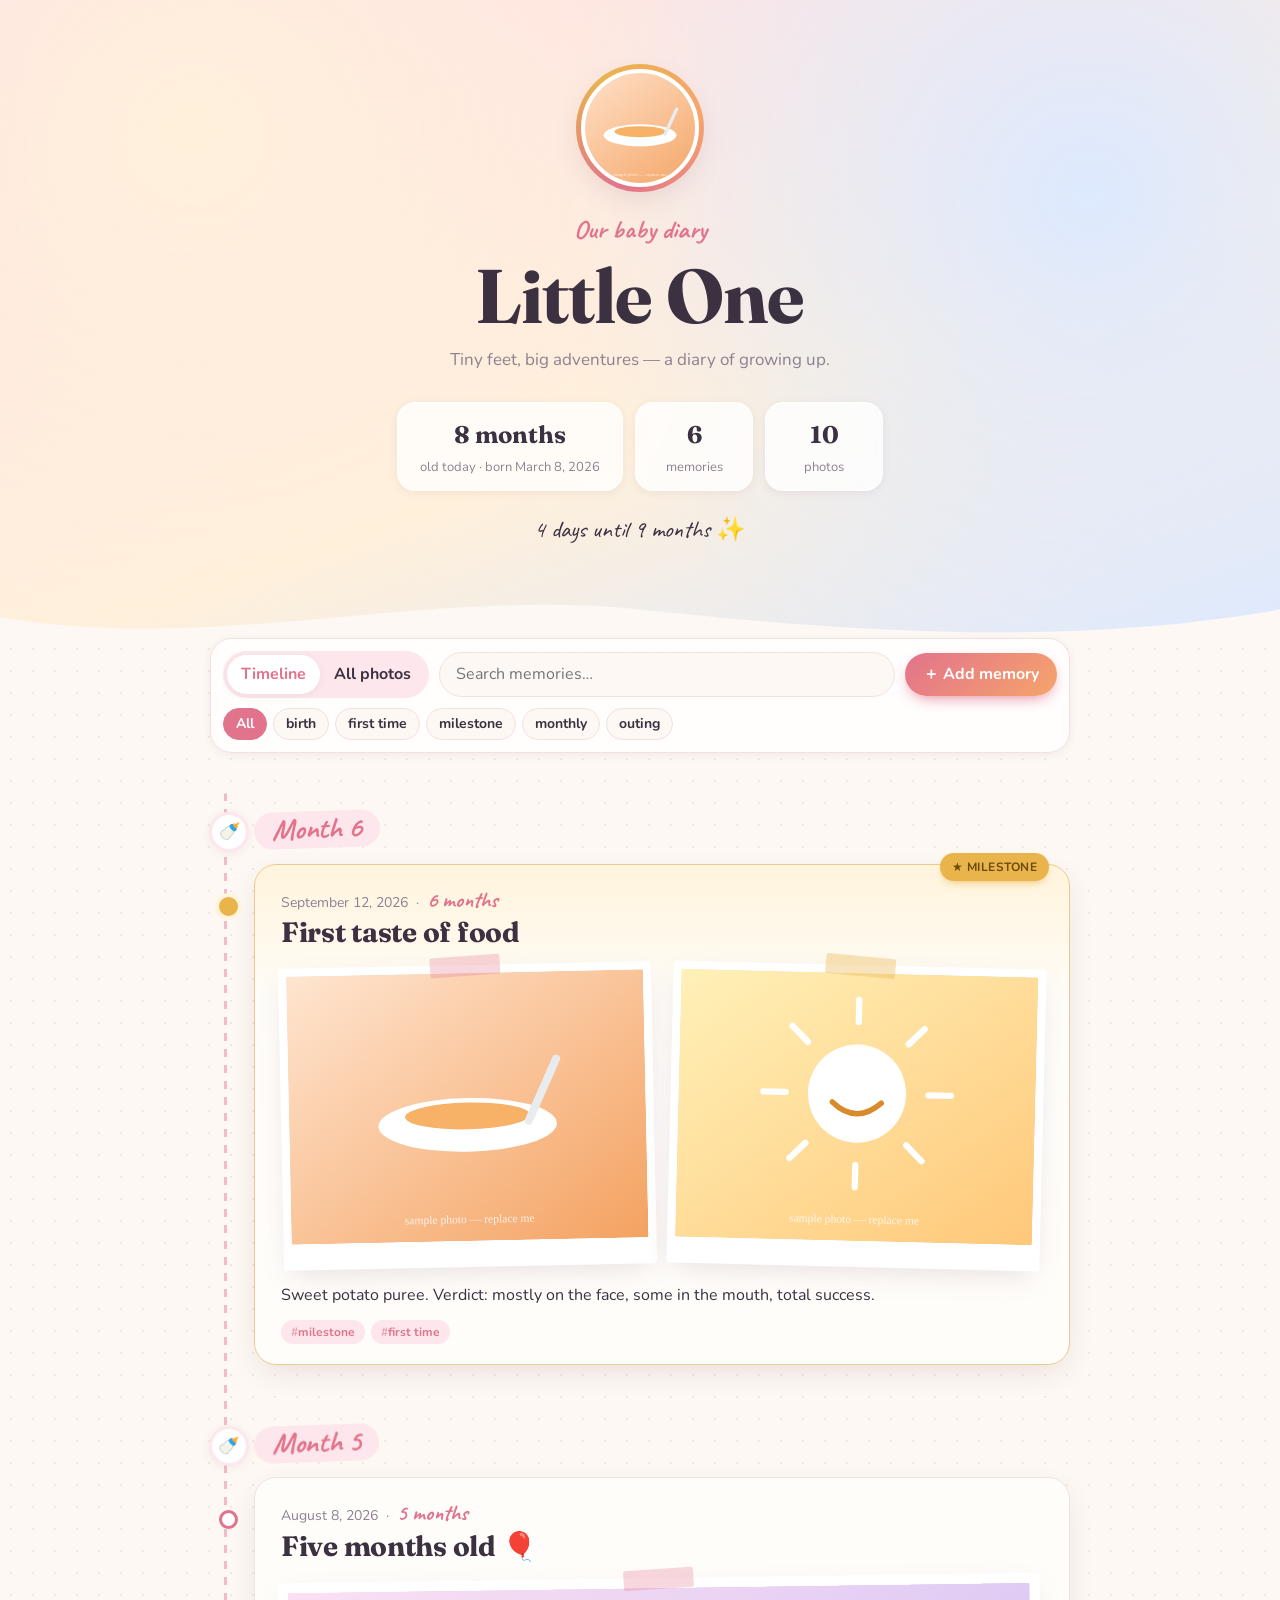
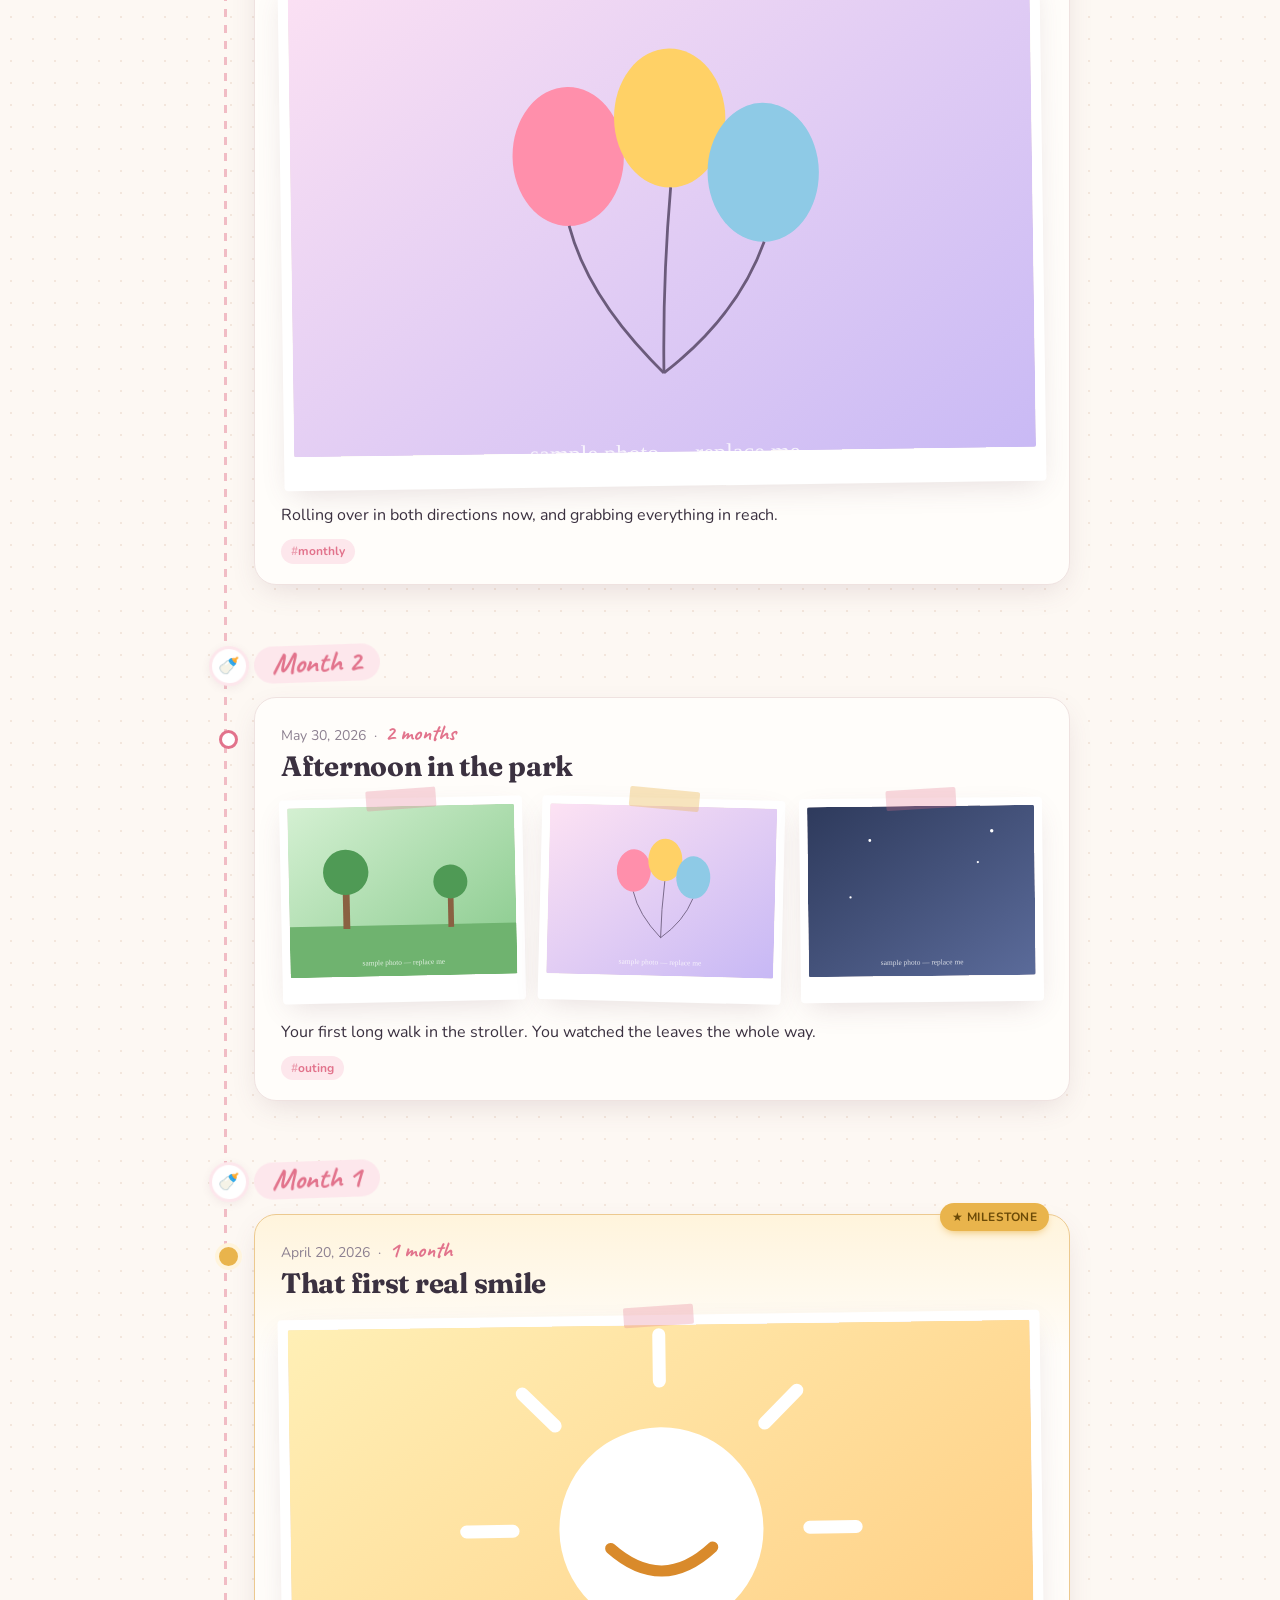
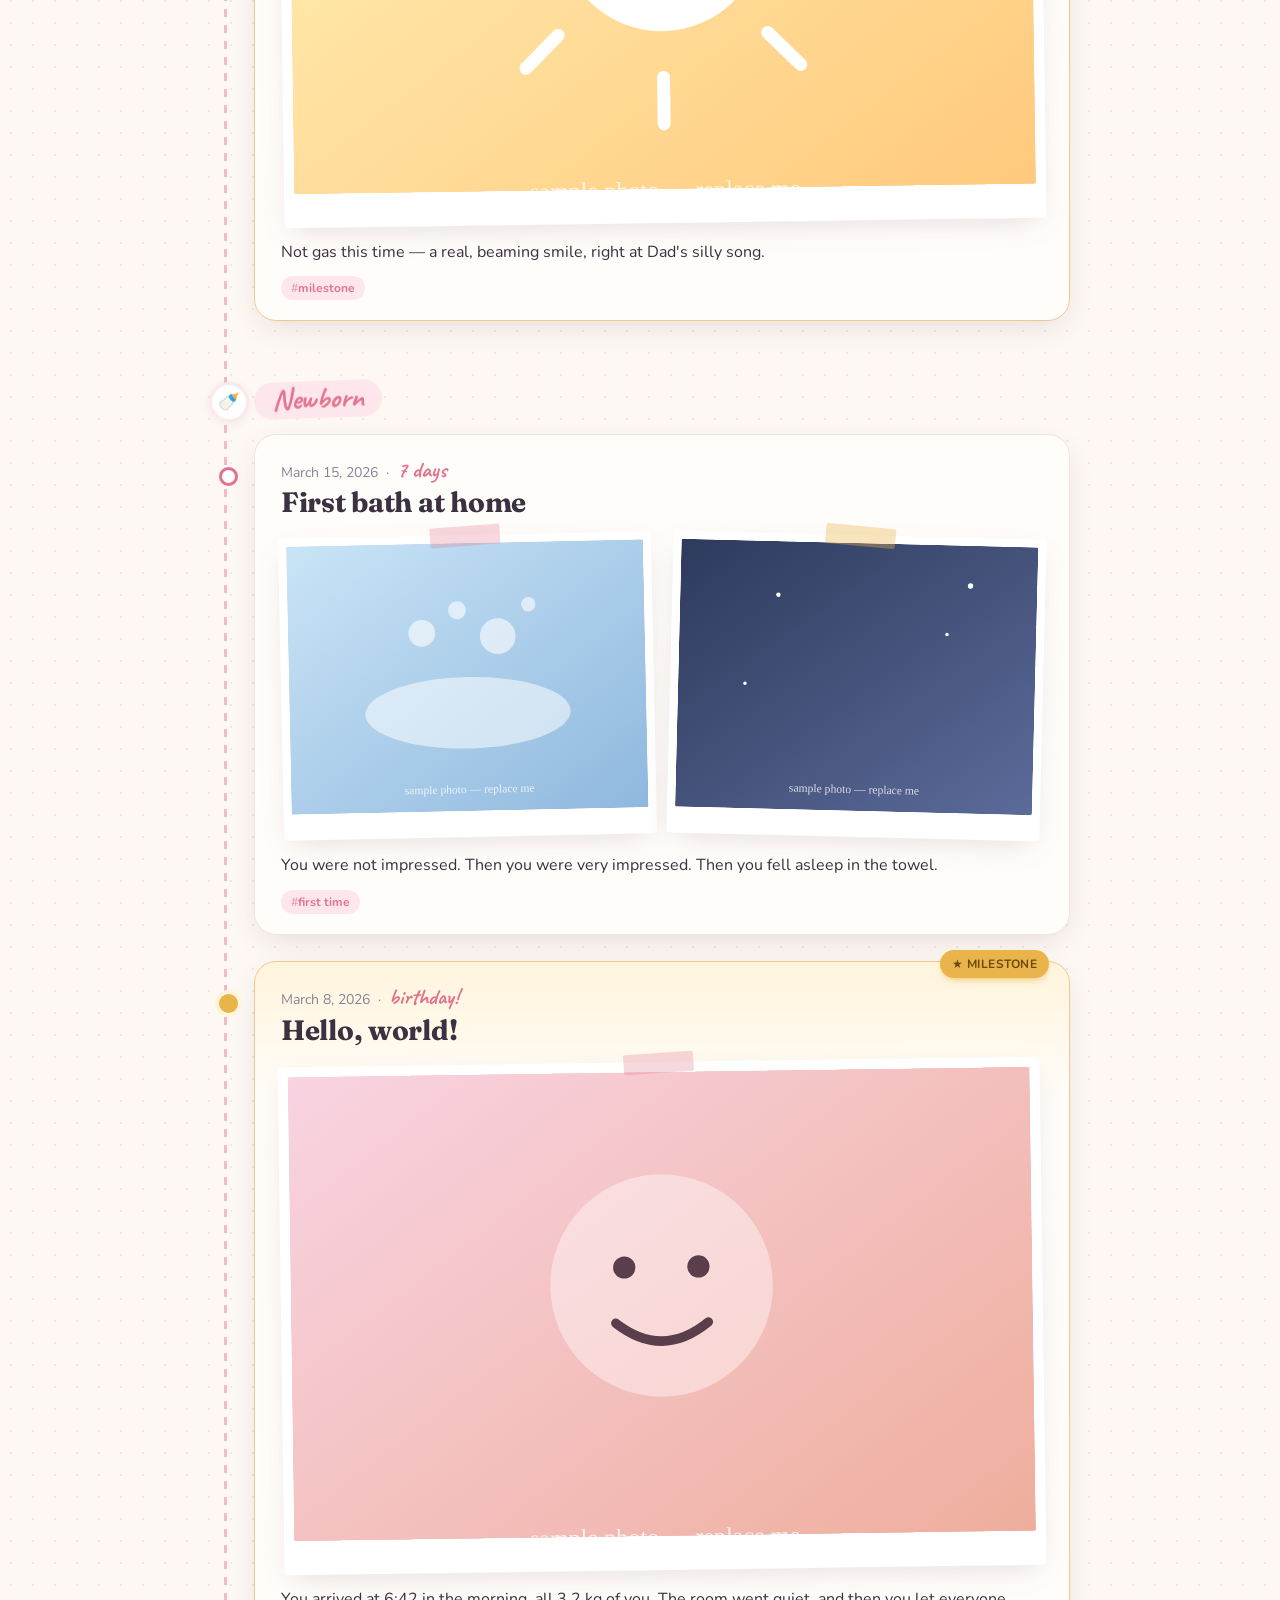
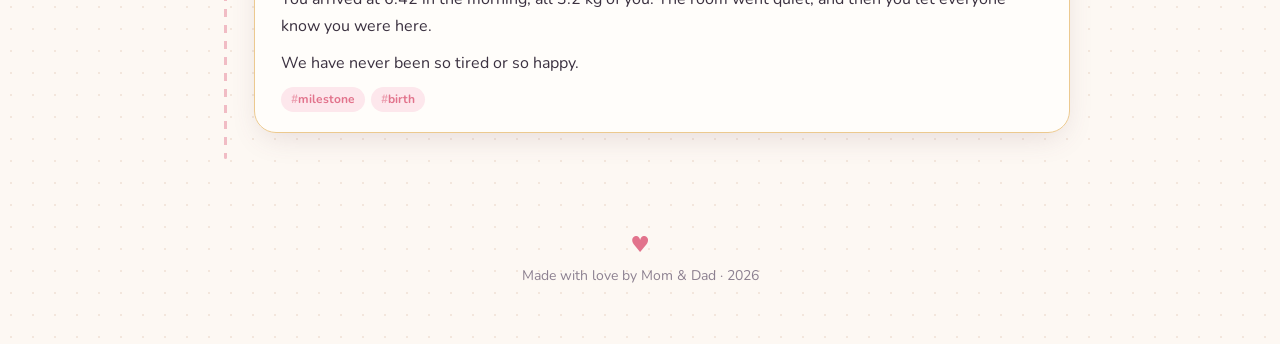
<file: index.html>
<!doctype html>
<html lang="en">
<head>
  <meta charset="utf-8">
  <meta name="viewport" content="width=device-width, initial-scale=1">
  <title>Baby Diary</title>
  <meta name="description" content="A personal photo diary of our baby growing up.">
  <link rel="icon" href="data:image/svg+xml,<svg xmlns='http://www.w3.org/2000/svg' viewBox='0 0 100 100'><text y='.9em' font-size='90'>🍼</text></svg>">
  <link rel="preconnect" href="https://fonts.googleapis.com">
  <link href="https://fonts.googleapis.com/css2?family=Caveat:wght@500;700&family=Fraunces:opsz,wght@9..144,500;9..144,700&family=Nunito:wght@400;600;700&display=swap" rel="stylesheet">
  <link rel="stylesheet" href="css/style.css">
</head>
<body>
  <header class="hero">
    <div class="bubbles" aria-hidden="true"><i></i><i></i><i></i><i></i><i></i><i></i><i></i></div>
    <div class="wrap hero-inner">
      <div class="avatar" id="avatar" aria-hidden="true"><span>👶</span></div>
      <p class="eyebrow">Our baby diary</p>
      <h1 id="baby-name">Little One</h1>
      <p id="tagline" class="tagline"></p>
      <div class="stats">
        <div class="stat stat-age"><span id="age" class="stat-num">–</span><span id="age-sub" class="stat-label">old today</span></div>
        <div class="stat"><span id="post-count" class="stat-num">0</span><span class="stat-label">memories</span></div>
        <div class="stat"><span id="photo-count" class="stat-num">0</span><span class="stat-label">photos</span></div>
      </div>
      <p id="next-month" class="next-month"></p>
    </div>
    <svg class="wave" viewBox="0 0 1440 80" preserveAspectRatio="none" aria-hidden="true"><path d="M0 40 C 240 90 480 0 720 30 S 1200 80 1440 30 V80 H0Z"/></svg>
  </header>

  <nav class="toolbar wrap" aria-label="Filters">
    <div class="views" role="tablist">
      <button class="view-btn active" data-view="timeline" role="tab" aria-selected="true">Timeline</button>
      <button class="view-btn" data-view="gallery" role="tab" aria-selected="false">All photos</button>
    </div>
    <input id="search" type="search" placeholder="Search memories…" aria-label="Search memories">
    <a class="add-btn" href="upload.html">＋ Add memory</a>
    <div id="tags" class="tags"></div>
  </nav>

  <main class="wrap">
    <section id="timeline" class="timeline"></section>
    <section id="gallery" class="gallery" hidden></section>
    <p id="empty" class="empty" hidden>No memories match. Try another search.</p>
  </main>

  <footer class="wrap footer">
    <span class="heart">♥</span>
    Made with love by <span id="author"></span> · <span id="year"></span>
  </footer>

  <button id="to-top" class="to-top" aria-label="Back to top" hidden>↑</button>

  <div id="lightbox" class="lightbox" hidden role="dialog" aria-modal="true" aria-label="Photo viewer">
    <button class="lb-close" aria-label="Close">×</button>
    <button class="lb-prev" aria-label="Previous photo">‹</button>
    <figure>
      <img id="lb-img" alt="">
      <figcaption id="lb-cap"></figcaption>
    </figure>
    <button class="lb-next" aria-label="Next photo">›</button>
  </div>

  <script src="data/posts.js"></script>
  <script src="js/app.js"></script>
</body>
</html>
</file>
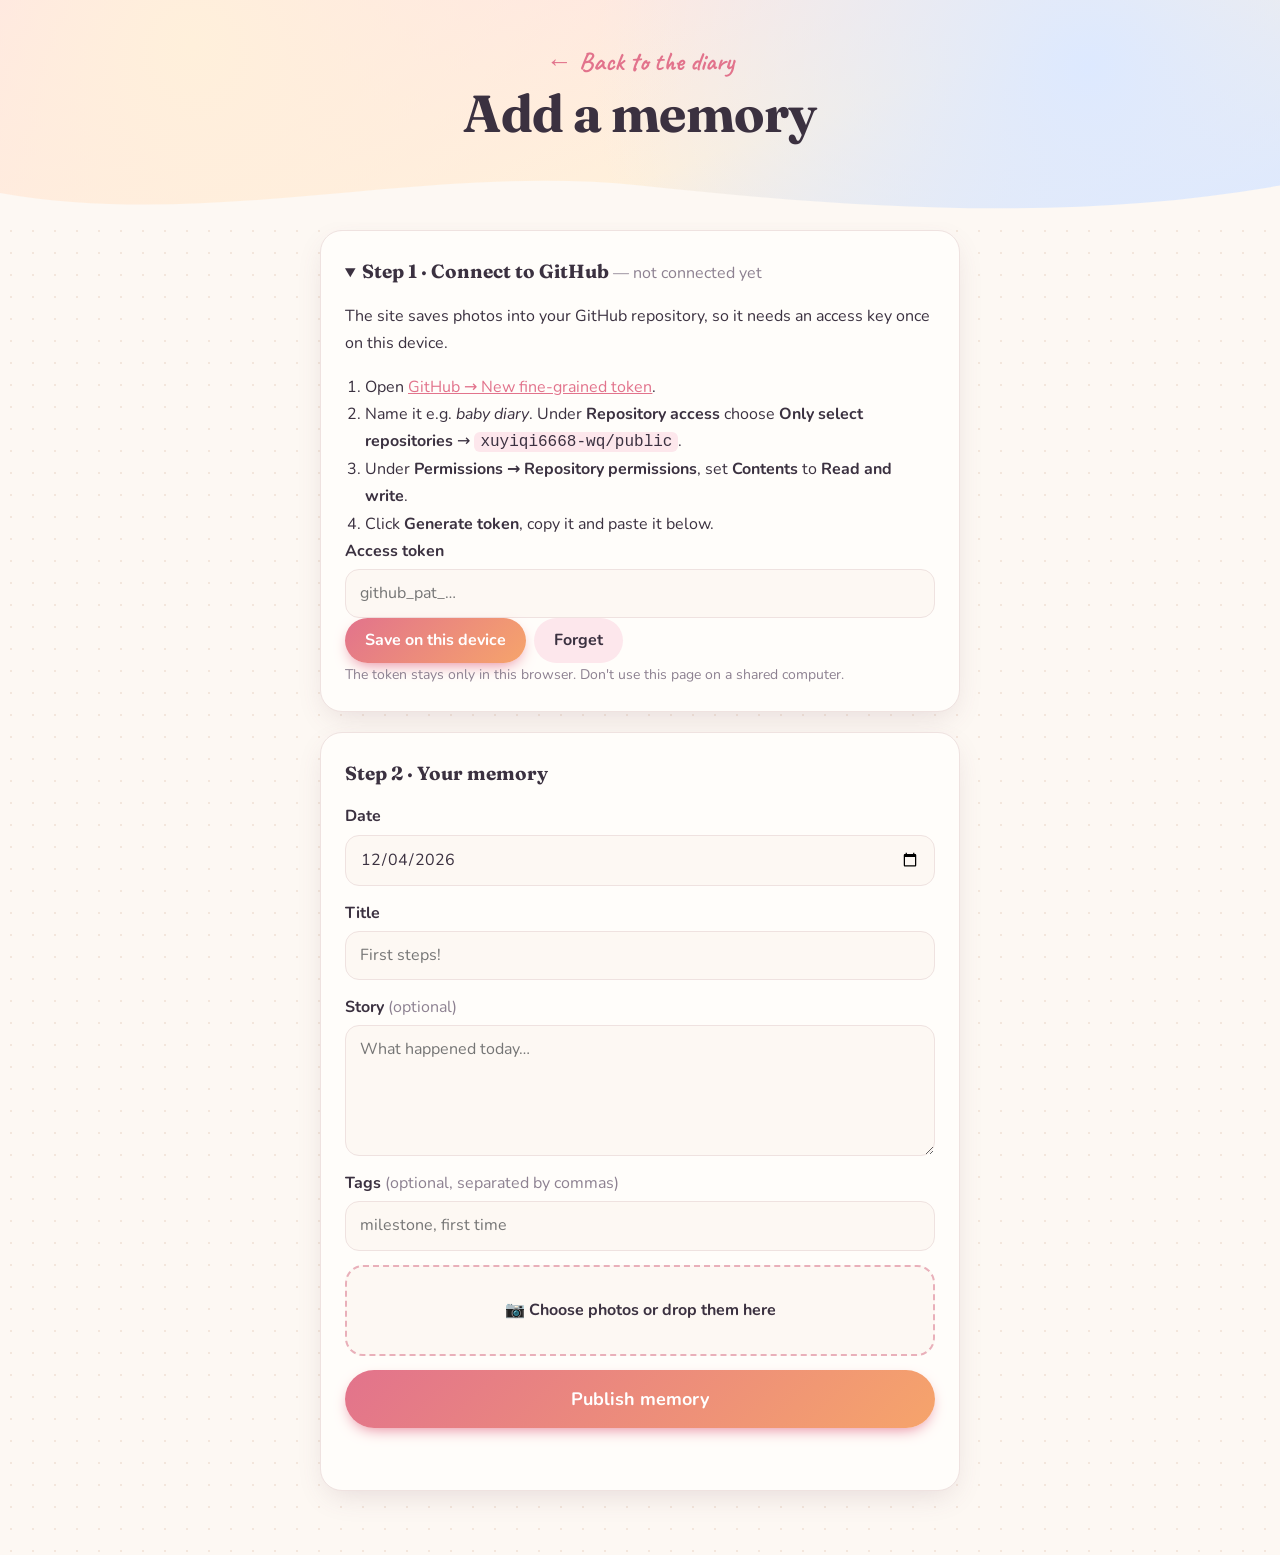
<file: upload.html>
<!doctype html>
<html lang="en">
<head>
  <meta charset="utf-8">
  <meta name="viewport" content="width=device-width, initial-scale=1">
  <title>Add a Memory</title>
  <meta name="robots" content="noindex">
  <link rel="icon" href="data:image/svg+xml,<svg xmlns='http://www.w3.org/2000/svg' viewBox='0 0 100 100'><text y='.9em' font-size='90'>📷</text></svg>">
  <link rel="preconnect" href="https://fonts.googleapis.com">
  <link href="https://fonts.googleapis.com/css2?family=Caveat:wght@500;700&family=Fraunces:opsz,wght@9..144,500;9..144,700&family=Nunito:wght@400;600;700&display=swap" rel="stylesheet">
  <link rel="stylesheet" href="css/style.css">
</head>
<body>
  <header class="hero hero-small">
    <div class="wrap">
      <p class="eyebrow"><a href="index.html">← Back to the diary</a></p>
      <h1>Add a memory</h1>
    </div>
    <svg class="wave" viewBox="0 0 1440 80" preserveAspectRatio="none" aria-hidden="true"><path d="M0 40 C 240 90 480 0 720 30 S 1200 80 1440 30 V80 H0Z"/></svg>
  </header>

  <main class="wrap upload">
    <details id="setup" class="card">
      <summary><strong>Step 1 · Connect to GitHub</strong> <span id="setup-state" class="muted"></span></summary>
      <p>The site saves photos into your GitHub repository, so it needs an access key once on this device.</p>
      <ol>
        <li>Open <a href="https://github.com/settings/personal-access-tokens/new" target="_blank" rel="noopener">GitHub → New fine-grained token</a>.</li>
        <li>Name it e.g. <em>baby diary</em>. Under <b>Repository access</b> choose <b>Only select repositories</b> → <code id="repo-name"></code>.</li>
        <li>Under <b>Permissions → Repository permissions</b>, set <b>Contents</b> to <b>Read and write</b>.</li>
        <li>Click <b>Generate token</b>, copy it and paste it below.</li>
      </ol>
      <label>Access token
        <input id="token" type="password" autocomplete="off" placeholder="github_pat_…">
      </label>
      <div class="row">
        <button id="save-token" class="btn" type="button">Save on this device</button>
        <button id="forget-token" class="btn btn-ghost" type="button">Forget</button>
      </div>
      <p class="muted small">The token stays only in this browser. Don't use this page on a shared computer.</p>
    </details>

    <form id="form" class="card">
      <strong>Step 2 · Your memory</strong>
      <label>Date <input id="date" type="date" required></label>
      <label>Title <input id="title" type="text" required placeholder="First steps!"></label>
      <label><span>Story <span class="muted">(optional)</span></span>
        <textarea id="text" rows="4" placeholder="What happened today…"></textarea>
      </label>
      <label><span>Tags <span class="muted">(optional, separated by commas)</span></span>
        <input id="tags-input" type="text" placeholder="milestone, first time">
      </label>
      <label class="drop" id="drop">
        <input id="files" type="file" accept="image/*" multiple>
        <span>📷 <b>Choose photos</b> or drop them here</span>
      </label>
      <div id="previews" class="previews"></div>
      <button id="publish" class="btn btn-big" type="submit">Publish memory</button>
      <p id="status" class="status" role="status"></p>
    </form>
  </main>

  <script src="data/posts.js"></script>
  <script src="js/upload.js"></script>
</body>
</html>
</file>
<file: css/style.css>
:root {
  --bg: #fdf8f3;
  --bg-dot: #f3e6dc;
  --surface: #ffffff;
  --paper: #fffdfa;
  --text: #3b3140;
  --muted: #8d8191;
  --accent: #e2738c;
  --accent-2: #f6a46b;
  --accent-soft: #fde7ec;
  --gold: #e9b44c;
  --gold-soft: #fff4dc;
  --line: #efe2e0;
  --hero-1: #ffdfe7;
  --hero-2: #fff0db;
  --hero-3: #dde9ff;
  --frame: #ffffff;
  --shadow-sm: 0 2px 8px rgba(110, 70, 90, .08);
  --shadow: 0 10px 30px -8px rgba(110, 70, 90, .18);
  --shadow-lg: 0 24px 50px -12px rgba(110, 70, 90, .28);
  --hand: "Caveat", "Segoe Print", cursive;
  --serif: "Fraunces", Georgia, serif;
}
@media (prefers-color-scheme: dark) {
  :root {
    --bg: #1c1920;
    --bg-dot: #262229;
    --surface: #27232c;
    --paper: #2b2630;
    --text: #f2ebf3;
    --muted: #aa9fae;
    --accent: #f4a0b4;
    --accent-2: #f7b68a;
    --accent-soft: #3c2b35;
    --gold: #f0c66b;
    --gold-soft: #3a3122;
    --line: #3a3240;
    --hero-1: #3b2633;
    --hero-2: #3a2f26;
    --hero-3: #232b40;
    --frame: #f6f1ea;
    --shadow-sm: 0 2px 8px rgba(0, 0, 0, .3);
    --shadow: 0 10px 30px -8px rgba(0, 0, 0, .5);
    --shadow-lg: 0 24px 50px -12px rgba(0, 0, 0, .6);
  }
}

* { box-sizing: border-box; }
html { scroll-behavior: smooth; }
body {
  margin: 0;
  color: var(--text);
  font: 16px/1.7 "Nunito", system-ui, sans-serif;
  background-color: var(--bg);
  background-image: radial-gradient(var(--bg-dot) 1.2px, transparent 1.2px);
  background-size: 22px 22px;
}
img { max-width: 100%; display: block; }
.wrap { width: min(860px, 100% - 32px); margin-inline: auto; }
h1, h2 { font-family: var(--serif); line-height: 1.15; letter-spacing: -.01em; }

/* ---------- Hero ---------- */
.hero {
  position: relative;
  overflow: hidden;
  text-align: center;
  padding: 64px 0 96px;
  background:
    radial-gradient(circle at 15% 20%, var(--hero-2), transparent 45%),
    radial-gradient(circle at 85% 30%, var(--hero-3), transparent 45%),
    linear-gradient(160deg, var(--hero-1), var(--hero-2) 60%, var(--hero-3));
}
.hero-inner { position: relative; z-index: 1; }
.wave { position: absolute; left: 0; bottom: -1px; width: 100%; height: 60px; fill: var(--bg); }

.bubbles i {
  position: absolute; bottom: -80px; border-radius: 50%;
  background: rgba(255, 255, 255, .45);
  box-shadow: inset -6px -6px 12px rgba(255, 255, 255, .5);
  animation: float 18s linear infinite;
}
.bubbles i:nth-child(1) { left: 6%;  width: 46px; height: 46px; animation-duration: 16s; }
.bubbles i:nth-child(2) { left: 18%; width: 22px; height: 22px; animation-duration: 12s; animation-delay: -4s; }
.bubbles i:nth-child(3) { left: 32%; width: 64px; height: 64px; animation-duration: 22s; animation-delay: -9s; }
.bubbles i:nth-child(4) { left: 58%; width: 30px; height: 30px; animation-duration: 14s; animation-delay: -2s; }
.bubbles i:nth-child(5) { left: 72%; width: 54px; height: 54px; animation-duration: 20s; animation-delay: -12s; }
.bubbles i:nth-child(6) { left: 86%; width: 20px; height: 20px; animation-duration: 11s; animation-delay: -6s; }
.bubbles i:nth-child(7) { left: 94%; width: 38px; height: 38px; animation-duration: 17s; animation-delay: -14s; }
@keyframes float {
  from { transform: translateY(0) translateX(0); opacity: 0; }
  10% { opacity: 1; }
  50% { transform: translateY(-260px) translateX(18px); }
  to { transform: translateY(-560px) translateX(-10px); opacity: 0; }
}

.avatar {
  width: 128px; height: 128px; margin: 0 auto 16px;
  border-radius: 50%; padding: 5px;
  background: conic-gradient(from 200deg, var(--accent), var(--gold), var(--accent-2), var(--accent));
  box-shadow: var(--shadow);
  animation: pop .7s cubic-bezier(.3, 1.6, .5, 1) both;
}
.avatar img, .avatar span {
  width: 100%; height: 100%; border-radius: 50%; object-fit: cover;
  border: 4px solid var(--frame);
  display: grid; place-items: center; font-size: 56px; background: var(--frame);
}
@keyframes pop { from { transform: scale(.6); opacity: 0; } }

.eyebrow {
  margin: 0;
  font-family: var(--hand);
  font-size: 26px; font-weight: 700;
  color: var(--accent);
}
.hero .eyebrow a { color: inherit; text-decoration: none; }
.hero h1 { font-size: clamp(44px, 9vw, 76px); margin: 0 0 6px; }
.tagline { color: var(--muted); margin: 0 auto 28px; max-width: 520px; font-size: 17px; }

.stats { display: flex; justify-content: center; gap: 12px; flex-wrap: wrap; }
.stat {
  background: color-mix(in srgb, var(--surface) 80%, transparent);
  backdrop-filter: blur(8px);
  border: 1px solid color-mix(in srgb, var(--surface) 60%, transparent);
  border-radius: 18px;
  padding: 12px 22px;
  min-width: 118px;
  box-shadow: var(--shadow-sm);
  display: flex; flex-direction: column;
}
.stat-age { min-width: 200px; }
.stat-num { font-family: var(--serif); font-size: 24px; font-weight: 700; }
.stat-label { font-size: 13px; color: var(--muted); }
.next-month {
  margin: 18px 0 0;
  font-family: var(--hand); font-size: 24px; color: var(--text);
}
.next-month:empty { display: none; }

/* ---------- Toolbar ---------- */
.toolbar {
  display: flex; flex-wrap: wrap; gap: 10px; align-items: center;
  padding: 12px;
  margin-top: -8px;
  position: sticky; top: 10px; z-index: 5;
  background: color-mix(in srgb, var(--surface) 82%, transparent);
  backdrop-filter: blur(14px);
  border: 1px solid var(--line);
  border-radius: 22px;
  box-shadow: var(--shadow-sm);
}
.views { display: inline-flex; background: var(--accent-soft); border-radius: 999px; padding: 4px; }
.view-btn, .tag {
  border: 0; cursor: pointer; font: inherit; font-weight: 700;
  border-radius: 999px; padding: 6px 14px;
  background: transparent; color: var(--text);
  transition: background .2s, color .2s, transform .15s;
}
.view-btn.active { background: var(--surface); box-shadow: var(--shadow-sm); color: var(--accent); }
#search {
  flex: 1 1 180px;
  font: inherit;
  padding: 8px 16px;
  border-radius: 999px;
  border: 1px solid var(--line);
  background: var(--bg);
  color: var(--text);
}
#search:focus { outline: 2px solid var(--accent); outline-offset: 1px; }
.add-btn {
  margin-left: auto;
  background: linear-gradient(135deg, var(--accent), var(--accent-2));
  color: #fff; text-decoration: none; font-weight: 700;
  padding: 8px 18px; border-radius: 999px; white-space: nowrap;
  box-shadow: 0 6px 16px -6px var(--accent);
  transition: transform .15s, box-shadow .15s;
}
.add-btn:hover { transform: translateY(-1px); box-shadow: 0 10px 20px -8px var(--accent); }
.tags { display: flex; flex-wrap: wrap; gap: 6px; width: 100%; }
.tag { background: var(--bg); border: 1px solid var(--line); font-size: 14px; padding: 3px 12px; }
.tag:hover { transform: translateY(-1px); }
.tag.active { background: var(--accent); border-color: var(--accent); color: #fff; }

/* ---------- Timeline ---------- */
.timeline {
  position: relative;
  padding: 24px 0 40px 44px;
}
.timeline::before {
  content: ""; position: absolute; left: 14px; top: 40px; bottom: 40px; width: 3px;
  border-radius: 3px;
  background: repeating-linear-gradient(to bottom, var(--accent) 0 8px, transparent 8px 16px);
  opacity: .45;
}
.month-head {
  position: relative;
  display: inline-block;
  margin: 34px 0 16px;
  font-family: var(--hand); font-weight: 700; font-size: 30px;
  color: var(--accent);
  background: var(--accent-soft);
  padding: 0 18px 2px;
  border-radius: 999px;
  transform: rotate(-2deg);
}
.month-head::before {
  content: "🍼"; position: absolute; left: -45px; top: 50%;
  transform: translateY(-50%) rotate(2deg);
  width: 34px; height: 34px; border-radius: 50%;
  display: grid; place-items: center; font-size: 17px;
  background: var(--surface); border: 3px solid var(--accent-soft);
  box-shadow: var(--shadow-sm);
}

.post {
  position: relative;
  background: var(--paper);
  border-radius: 22px;
  padding: 24px 26px 20px;
  margin-bottom: 26px;
  box-shadow: var(--shadow);
  border: 1px solid var(--line);
  animation: rise .5s ease both;
}
.post::before {
  content: ""; position: absolute; left: -36px; top: 32px;
  width: 13px; height: 13px; border-radius: 50%;
  background: var(--surface); border: 3px solid var(--accent);
}
.post.milestone { border-color: color-mix(in srgb, var(--gold) 55%, var(--line)); background: linear-gradient(180deg, var(--gold-soft), var(--paper) 140px); }
.post.milestone::before { border-color: var(--gold); background: var(--gold); box-shadow: 0 0 0 4px var(--gold-soft); }
.badge {
  position: absolute; top: -12px; right: 20px;
  font-size: 12px; font-weight: 700; letter-spacing: .04em; text-transform: uppercase;
  color: #6b4a07; background: var(--gold);
  padding: 4px 12px; border-radius: 999px;
  box-shadow: 0 4px 10px -4px var(--gold);
}
@keyframes rise { from { opacity: 0; transform: translateY(14px); } }
.post-meta { font-size: 14px; color: var(--muted); display: flex; gap: 8px; flex-wrap: wrap; align-items: baseline; }
.post-meta .age { font-family: var(--hand); font-size: 22px; line-height: 1; color: var(--accent); font-weight: 700; }
.post h2 { margin: 2px 0 10px; font-size: 28px; }
.post p { margin: 0 0 10px; }
.post-tags { display: flex; gap: 6px; flex-wrap: wrap; margin-top: 10px; }
.post-tags span { font-size: 12px; font-weight: 700; color: var(--accent); background: var(--accent-soft); padding: 2px 10px; border-radius: 999px; }
.post-tags span::before { content: "#"; opacity: .6; }

/* Instant-photo frames */
.photos { display: grid; gap: 16px; margin: 16px 0 16px; grid-template-columns: repeat(var(--cols, 1), 1fr); }
.photos[data-n="2"] { --cols: 2; }
.photos[data-n="3"], .photos[data-n="many"] { --cols: 3; }
.photos button, .gallery button {
  position: relative;
  border: 0; cursor: zoom-in; display: block; width: 100%;
  background: var(--frame);
  padding: 8px 8px 26px;
  border-radius: 4px;
  box-shadow: var(--shadow);
  transform: rotate(var(--tilt, -1.2deg));
  transition: transform .3s cubic-bezier(.3, 1.4, .5, 1), box-shadow .3s;
}
.photos button:nth-child(2n) { --tilt: 1.4deg; }
.photos button:nth-child(3n) { --tilt: -.6deg; }
.photos[data-n="1"] button { padding: 10px 10px 34px; --tilt: -.8deg; }
.photos button:hover, .gallery button:hover {
  transform: rotate(0) scale(1.03);
  box-shadow: var(--shadow-lg);
  z-index: 2;
}
.photos img {
  width: 100%; aspect-ratio: 4 / 3; object-fit: cover; border-radius: 2px;
  background: var(--line);
}
.photos[data-n="1"] img { aspect-ratio: 16 / 10; }
.photos button::after, .gallery button::before {
  /* washi tape */
  content: ""; position: absolute; top: -9px; left: 50%;
  width: 70px; height: 20px; transform: translateX(-50%) rotate(-3deg);
  background: color-mix(in srgb, var(--accent) 35%, transparent);
  border-radius: 2px;
  opacity: .8;
}
.photos button:nth-child(2n)::after { background: color-mix(in srgb, var(--gold) 45%, transparent); transform: translateX(-50%) rotate(4deg); }

/* ---------- Gallery ---------- */
.gallery {
  columns: 3 220px;
  column-gap: 22px;
  padding: 32px 0 40px;
}
.gallery button {
  break-inside: avoid;
  margin: 0 0 26px;
  padding: 8px 8px 10px;
  animation: rise .5s ease both;
}
.gallery button:nth-child(2n) { --tilt: 1.6deg; }
.gallery button:nth-child(3n) { --tilt: -.4deg; }
.gallery button:nth-child(3n)::before { background: color-mix(in srgb, var(--gold) 45%, transparent); }
.gallery img { width: 100%; border-radius: 2px; }
.gallery .g-cap {
  display: block; text-align: center; padding-top: 6px;
  font-family: var(--hand); font-size: 21px; line-height: 1.15; color: #4a3d48;
}
.gallery .g-cap small { display: block; font-size: 16px; color: #a0919d; }

.empty { text-align: center; color: var(--muted); padding: 40px 0; font-family: var(--hand); font-size: 24px; }
.footer {
  text-align: center; color: var(--muted); font-size: 14px;
  padding: 28px 0 56px;
}
.heart { display: block; color: var(--accent); font-size: 22px; animation: beat 1.6s ease-in-out infinite; }
@keyframes beat { 0%, 100% { transform: scale(1); } 15% { transform: scale(1.25); } 30% { transform: scale(1); } }

.to-top {
  position: fixed; right: 18px; bottom: 18px; z-index: 6;
  width: 46px; height: 46px; border-radius: 50%; border: 0; cursor: pointer;
  font-size: 20px; font-weight: 700; color: #fff;
  background: linear-gradient(135deg, var(--accent), var(--accent-2));
  box-shadow: var(--shadow);
}
.to-top[hidden] { display: none; }

/* ---------- Lightbox ---------- */
.lightbox {
  position: fixed; inset: 0; z-index: 50;
  background: rgba(24, 16, 26, .82);
  backdrop-filter: blur(10px);
  display: flex; align-items: center; justify-content: center;
  animation: fade .25s ease;
}
.lightbox[hidden] { display: none; }
@keyframes fade { from { opacity: 0; } }
.lightbox figure {
  margin: 0; max-width: min(1100px, 100% - 120px);
  background: var(--frame); padding: 12px 12px 6px; border-radius: 6px;
  box-shadow: 0 30px 80px rgba(0, 0, 0, .5);
  animation: pop .35s cubic-bezier(.3, 1.4, .5, 1);
}
.lightbox img { max-height: 76vh; object-fit: contain; margin: 0 auto; border-radius: 2px; }
.lightbox figcaption {
  color: #4a3d48; padding: 8px 4px 4px; text-align: center;
  font-family: var(--hand); font-size: 24px; line-height: 1.2;
}
.lightbox button {
  position: absolute; border: 0; background: rgba(255,255,255,.14); color: #fff;
  width: 50px; height: 50px; border-radius: 50%; font-size: 30px; line-height: 1; cursor: pointer;
  transition: background .2s;
}
.lightbox button:hover { background: rgba(255,255,255,.28); }
.lb-close { top: 16px; right: 16px; }
.lb-prev { left: 16px; top: 50%; transform: translateY(-50%); }
.lb-next { right: 16px; top: 50%; transform: translateY(-50%); }

/* ---------- Upload page ---------- */
.hero-small { padding: 40px 0 72px; }
.hero-small h1 { font-size: clamp(34px, 6vw, 52px); }
.upload { padding: 8px 0 64px; display: grid; gap: 20px; max-width: 640px; }
.card {
  background: var(--paper); border-radius: 22px; padding: 24px;
  border: 1px solid var(--line);
  box-shadow: var(--shadow); display: grid; gap: 14px;
}
.card > strong, .card summary strong { font-family: var(--serif); font-size: 19px; }
.card summary { cursor: pointer; }
.card ol { margin: 0; padding-left: 20px; }
.card a { color: var(--accent); }
.card code { background: var(--accent-soft); padding: 1px 6px; border-radius: 6px; }
.muted { color: var(--muted); font-weight: 400; }
.small { font-size: 14px; margin: 0; }
.upload label { display: grid; gap: 4px; font-weight: 700; }
.upload input[type=text], .upload input[type=date], .upload input[type=password], .upload textarea {
  font: inherit; font-weight: 400; padding: 10px 14px; border-radius: 14px;
  border: 1px solid var(--line); background: var(--bg); color: var(--text); width: 100%;
}
.upload input:focus, .upload textarea:focus { outline: 2px solid var(--accent); outline-offset: 1px; }
.row { display: flex; gap: 8px; flex-wrap: wrap; }
.btn {
  font: inherit; font-weight: 700; border: 0; cursor: pointer;
  background: linear-gradient(135deg, var(--accent), var(--accent-2)); color: #fff;
  padding: 9px 20px; border-radius: 999px;
  box-shadow: 0 6px 16px -6px var(--accent);
}
.btn:disabled { opacity: .6; cursor: progress; }
.btn-ghost { background: var(--accent-soft); color: var(--text); box-shadow: none; }
.btn-big { padding: 14px; font-size: 18px; }
.drop {
  position: relative;
  border: 2px dashed color-mix(in srgb, var(--accent) 45%, var(--line)); border-radius: 18px; padding: 30px 16px;
  text-align: center; cursor: pointer; display: block !important;
  background: var(--bg); transition: background .2s, border-color .2s;
}
.drop.over, .drop:hover { border-color: var(--accent); background: var(--accent-soft); }
.drop input { position: absolute; width: 1px; height: 1px; opacity: 0; }
.previews { display: grid; grid-template-columns: repeat(auto-fill, minmax(96px, 1fr)); gap: 12px; }
.previews:empty { display: none; }
.preview {
  position: relative; aspect-ratio: 1; padding: 5px 5px 14px;
  background: var(--frame); border-radius: 3px; box-shadow: var(--shadow-sm);
}
.preview:nth-child(odd) { transform: rotate(-2deg); }
.preview:nth-child(even) { transform: rotate(2deg); }
.preview img { width: 100%; height: 100%; object-fit: cover; }
.preview button {
  position: absolute; top: -8px; right: -8px; width: 26px; height: 26px; border-radius: 50%;
  border: 0; background: var(--accent); color: #fff; cursor: pointer; font-size: 16px; line-height: 1;
}
.status { margin: 0; min-height: 1.5em; }
.status.ok { color: #2f9e5b; font-weight: 700; }
.status.error { color: #d64545; font-weight: 700; }

/* ---------- Small screens ---------- */
@media (max-width: 600px) {
  .hero { padding: 44px 0 80px; }
  .avatar { width: 104px; height: 104px; }
  .stat { min-width: 0; flex: 1 1 40%; padding: 10px 14px; }
  .stat-age { flex-basis: 100%; }
  .toolbar { position: static; border-radius: 18px; }
  .add-btn { margin-left: 0; }
  .timeline { padding-left: 30px; }
  .timeline::before { left: 7px; }
  .month-head::before { left: -38px; width: 30px; height: 30px; font-size: 15px; }
  .post { padding: 20px 16px 16px; }
  .post::before { left: -29px; }
  .post h2 { font-size: 24px; }
  .photos { gap: 12px; }
  .photos[data-n="3"], .photos[data-n="many"] { --cols: 2; }
  .gallery { columns: 2; column-gap: 14px; }
  .lightbox figure { max-width: calc(100% - 16px); }
  .lb-prev, .lb-next { top: auto; bottom: 20px; transform: none; }
}
@media (prefers-reduced-motion: reduce) {
  *, *::before, *::after { animation: none !important; transition: none !important; }
}
</file>
